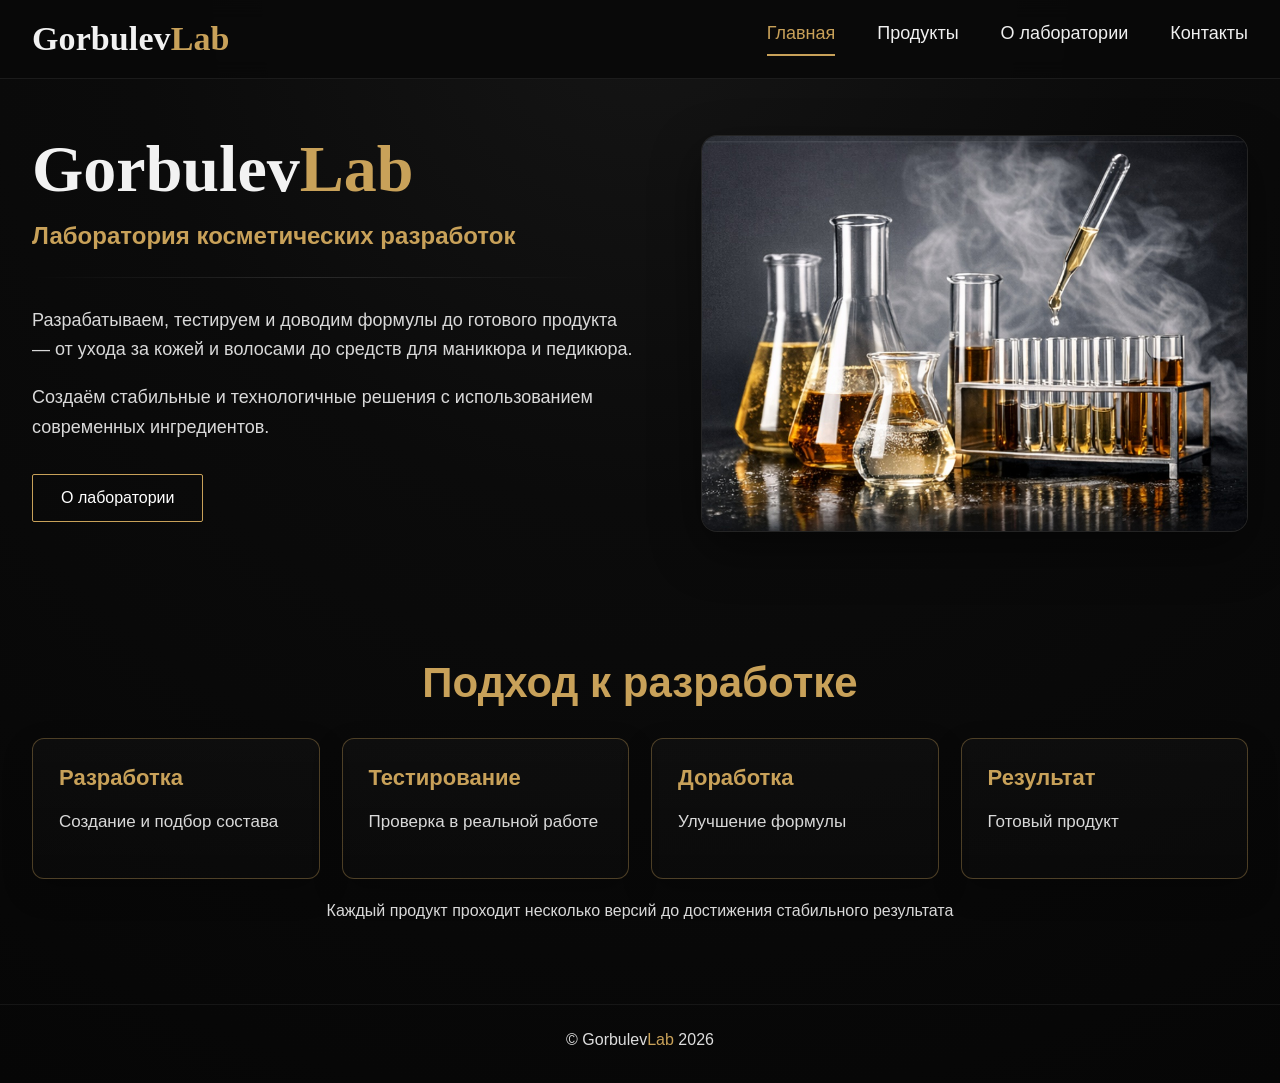
<file: index.html>
<!doctype html><html lang="ru"><head><meta charset="utf-8"><meta name="viewport" content="width=device-width, initial-scale=1"><title>Gorbulev Lab — лаборатория косметических разработок</title><link rel="stylesheet" href="style.css"></head><body>
<header class="site-header"><div class="container header-row"><a class="brand" href="index.html"><span>Gorbulev</span><span class="gold">Lab</span></a><nav class="nav"><a class="active" href="index.html">Главная</a><a href="products.html">Продукты</a><a href="about.html">О лаборатории</a><a href="contacts.html">Контакты</a></nav></div></header>
<main>
<section class="hero"><div class="container hero-grid"><div><h1 class="hero-brand"><span>Gorbulev</span><span class="gold">Lab</span></h1><p class="kicker">Лаборатория косметических разработок</p><div class="hline" style="max-width:560px;margin:0 0 28px 0"></div><p class="lead">Разрабатываем, тестируем и доводим формулы до готового продукта — от ухода за кожей и волосами до средств для маникюра и педикюра.</p><p class="lead">Создаём стабильные и технологичные решения с использованием современных ингредиентов.</p><a class="button" href="about.html">О лаборатории</a></div><div class="hero-image"><img src="assets/home-hero.jpg" alt="Лабораторная композиция с колбами и золотой жидкостью"></div></div></section>
<section><div class="container"><h2 class="section-title">Подход к разработке</h2><div class="cards4"><div class="card"><h4>Разработка</h4><p>Создание и подбор состава</p></div><div class="card"><h4>Тестирование</h4><p>Проверка в реальной работе</p></div><div class="card"><h4>Доработка</h4><p>Улучшение формулы</p></div><div class="card"><h4>Результат</h4><p>Готовый продукт</p></div></div><p class="note">Каждый продукт проходит несколько версий до достижения стабильного результата</p></div></section>
</main><footer class="footer">© <span>Gorbulev</span><span class="gold">Lab</span> 2026</footer></body></html>
</file>
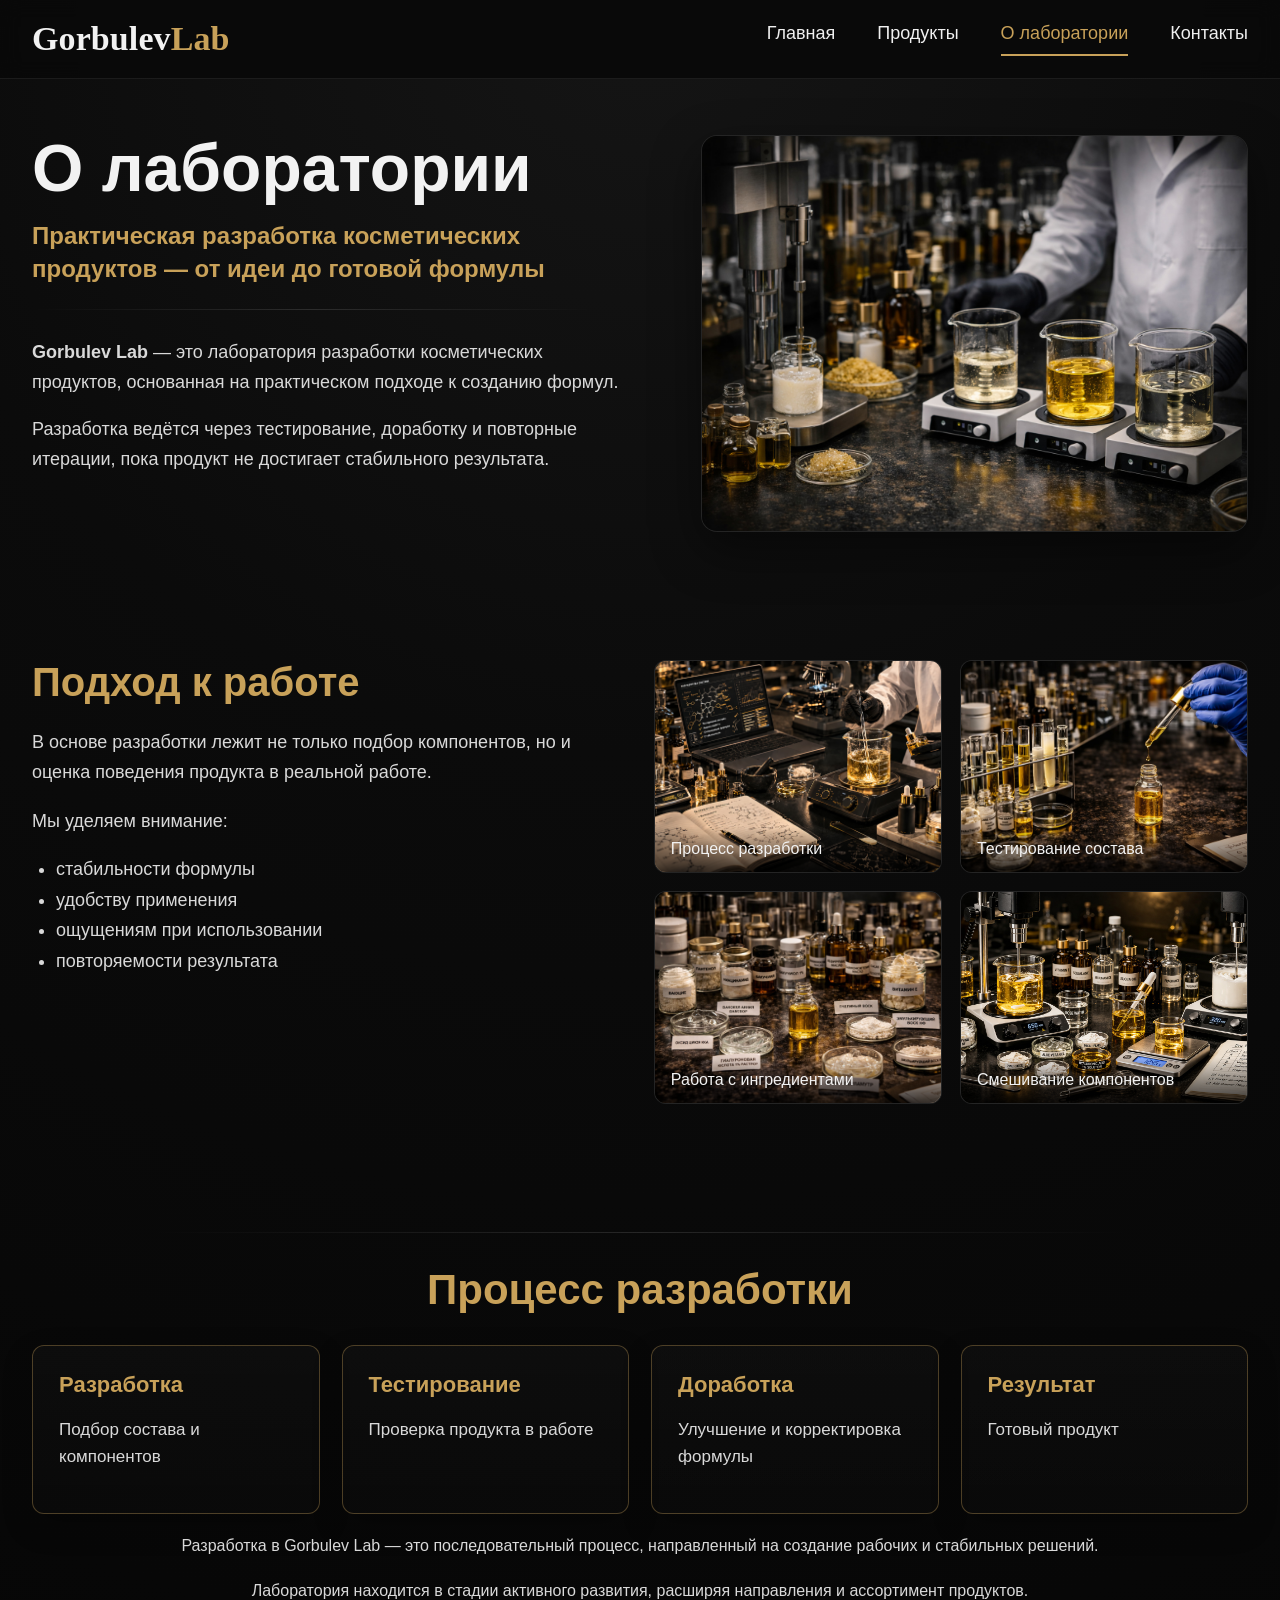
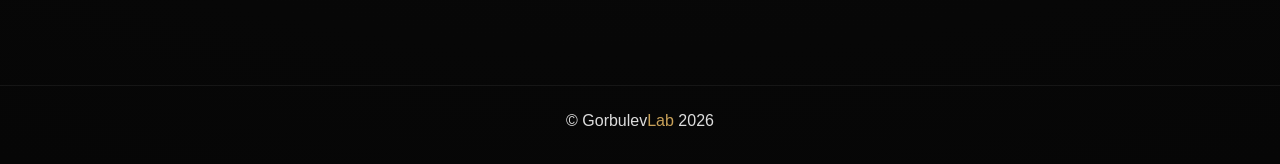
<file: about.html>
<!doctype html><html lang="ru"><head><meta charset="utf-8"><meta name="viewport" content="width=device-width, initial-scale=1"><title>О лаборатории — Gorbulev Lab</title><link rel="stylesheet" href="style.css"></head><body>
<header class="site-header"><div class="container header-row"><a class="brand" href="index.html"><span>Gorbulev</span><span class="gold">Lab</span></a><nav class="nav"><a href="index.html">Главная</a><a href="products.html">Продукты</a><a class="active" href="about.html">О лаборатории</a><a href="contacts.html">Контакты</a></nav></div></header>
<main>
<section class="hero"><div class="container hero-grid"><div><h1 class="page-title">О лаборатории</h1><p class="kicker">Практическая разработка косметических продуктов — от идеи до готовой формулы</p><div class="hline" style="max-width:560px;margin:0 0 28px 0"></div><p class="lead"><strong>Gorbulev Lab</strong> — это лаборатория разработки косметических продуктов, основанная на практическом подходе к созданию формул.</p><p class="lead">Разработка ведётся через тестирование, доработку и повторные итерации, пока продукт не достигает стабильного результата.</p></div><div class="hero-image"><img src="assets/about-hero.jpg" alt="Процесс лабораторной разработки"></div></div></section>
<section><div class="container split-grid"><div class="copy"><h2>Подход к работе</h2><p>В основе разработки лежит не только подбор компонентов, но и оценка поведения продукта в реальной работе.</p><p>Мы уделяем внимание:</p><ul><li>стабильности формулы</li><li>удобству применения</li><li>ощущениям при использовании</li><li>повторяемости результата</li></ul></div><div class="gallery"><div class="gallery-item"><img src="assets/about-1.jpg" alt="Процесс разработки"><span>Процесс разработки</span></div><div class="gallery-item"><img src="assets/about-2.jpg" alt="Тестирование состава"><span>Тестирование состава</span></div><div class="gallery-item"><img src="assets/about-3.jpg" alt="Работа с ингредиентами"><span>Работа с ингредиентами</span></div><div class="gallery-item"><img src="assets/about-4.jpg" alt="Смешивание компонентов"><span>Смешивание компонентов</span></div></div></div></section>
<section><div class="container"><div class="hline"></div><h2 class="section-title">Процесс разработки</h2><div class="cards4"><div class="card"><h4>Разработка</h4><p>Подбор состава и компонентов</p></div><div class="card"><h4>Тестирование</h4><p>Проверка продукта в работе</p></div><div class="card"><h4>Доработка</h4><p>Улучшение и корректировка формулы</p></div><div class="card"><h4>Результат</h4><p>Готовый продукт</p></div></div><p class="note">Разработка в Gorbulev Lab — это последовательный процесс, направленный на создание рабочих и стабильных решений.</p><p class="note">Лаборатория находится в стадии активного развития, расширяя направления и ассортимент продуктов.</p></div></section>
</main><footer class="footer">© <span>Gorbulev</span><span class="gold">Lab</span> 2026</footer></body></html>
</file>
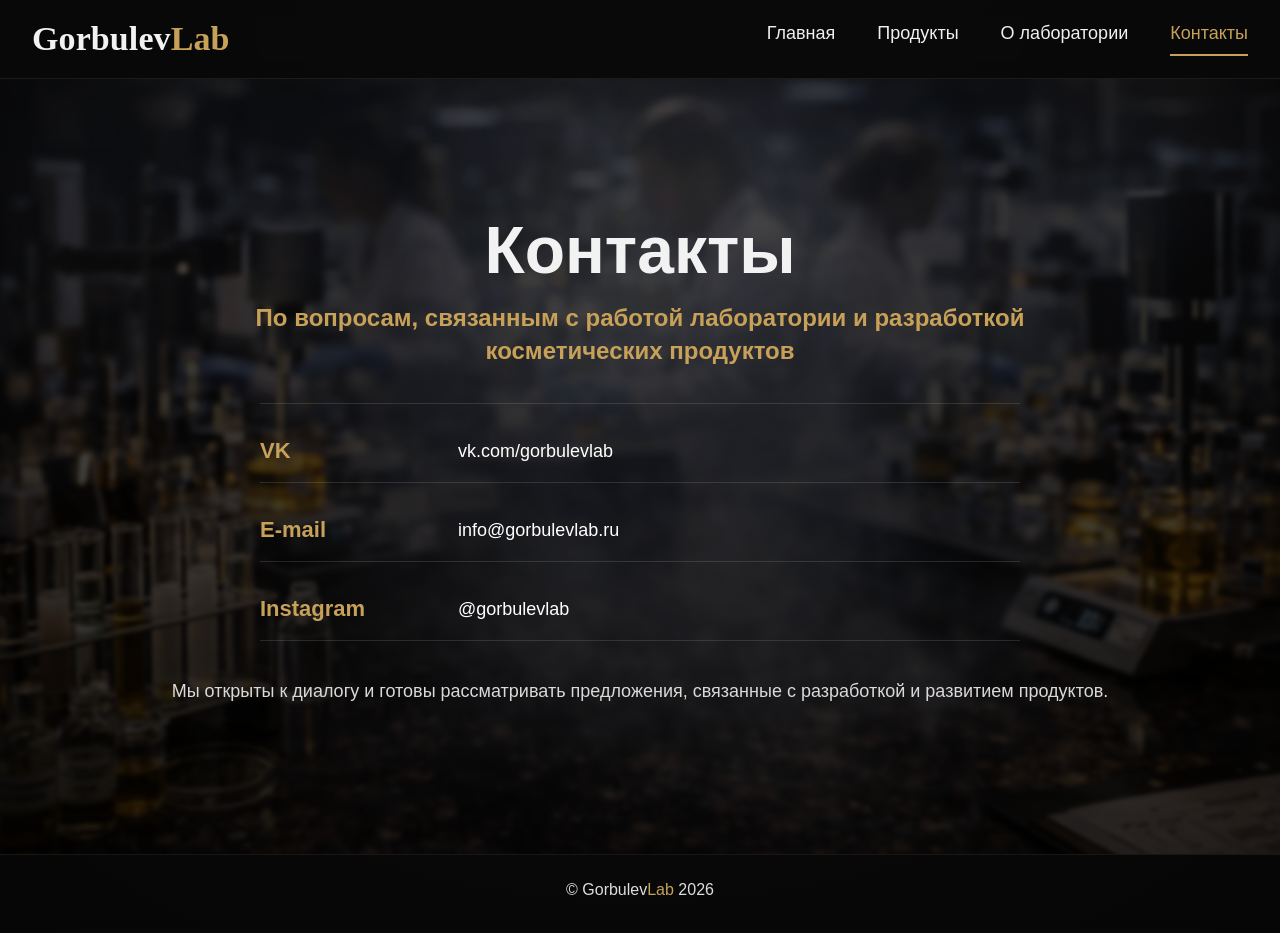
<file: contacts.html>
<!doctype html><html lang="ru"><head><meta charset="utf-8"><meta name="viewport" content="width=device-width, initial-scale=1"><title>Контакты — Gorbulev Lab</title><link rel="stylesheet" href="style.css"></head><body>
<header class="site-header"><div class="container header-row"><a class="brand" href="index.html"><span>Gorbulev</span><span class="gold">Lab</span></a><nav class="nav"><a href="index.html">Главная</a><a href="products.html">Продукты</a><a href="about.html">О лаборатории</a><a class="active" href="contacts.html">Контакты</a></nav></div></header>
<main><section class="contacts-hero"><div class="container"><h1 class="page-title" style="text-align:center">Контакты</h1><p class="kicker" style="text-align:center;max-width:780px;margin:0 auto 28px">По вопросам, связанным с работой лаборатории и разработкой косметических продуктов</p><div class="contact-list"><dl class="contact-row"><dt>VK</dt><dd><a href="https://vk.com/gorbulevlab">vk.com/gorbulevlab</a></dd></dl><dl class="contact-row"><dt>E-mail</dt><dd><a href="mailto:info@gorbulevlab.ru">info@gorbulevlab.ru</a></dd></dl><dl class="contact-row"><dt>Instagram</dt><dd>@gorbulevlab</dd></dl></div><p class="center-copy" style="margin-top:40px;font-size:18px;color:var(--muted)">Мы открыты к диалогу и готовы рассматривать предложения, связанные с разработкой и развитием продуктов.</p></div></section></main>
<footer class="footer">© <span>Gorbulev</span><span class="gold">Lab</span> 2026</footer></body></html>
</file>
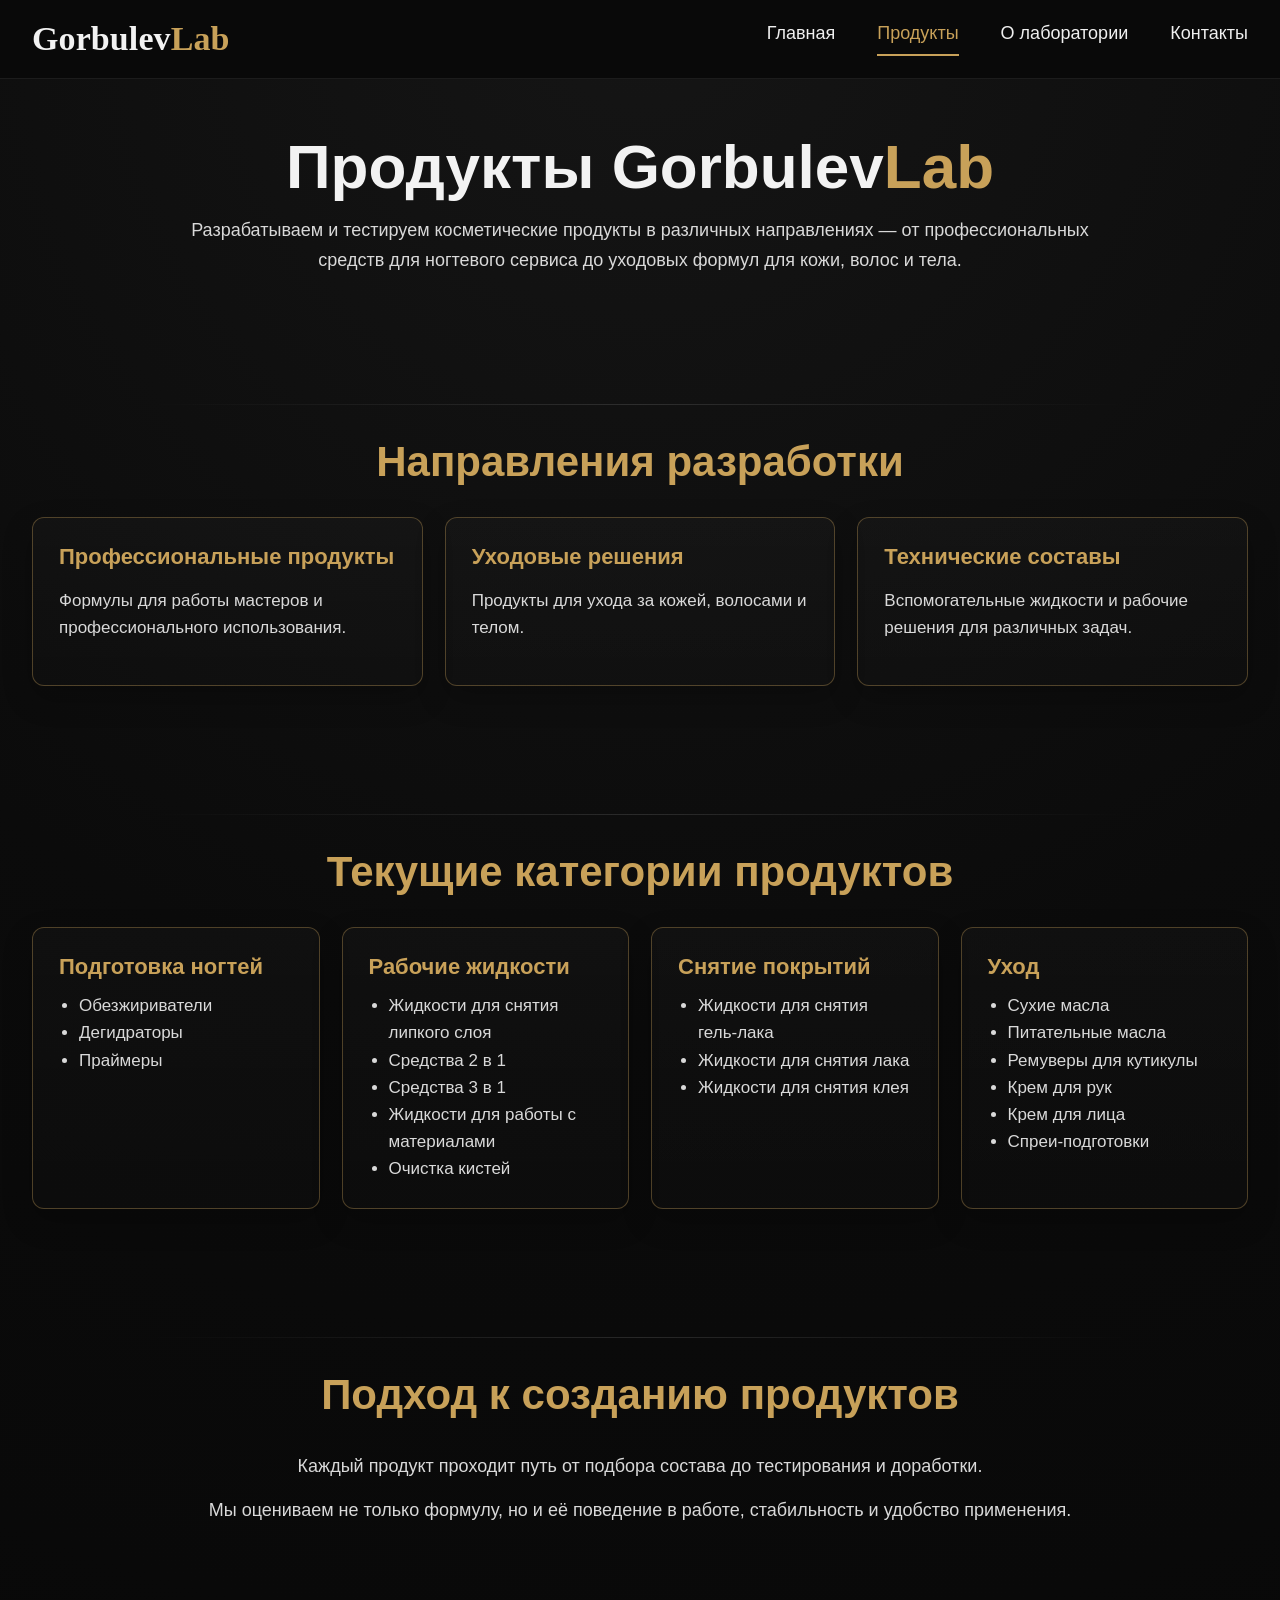
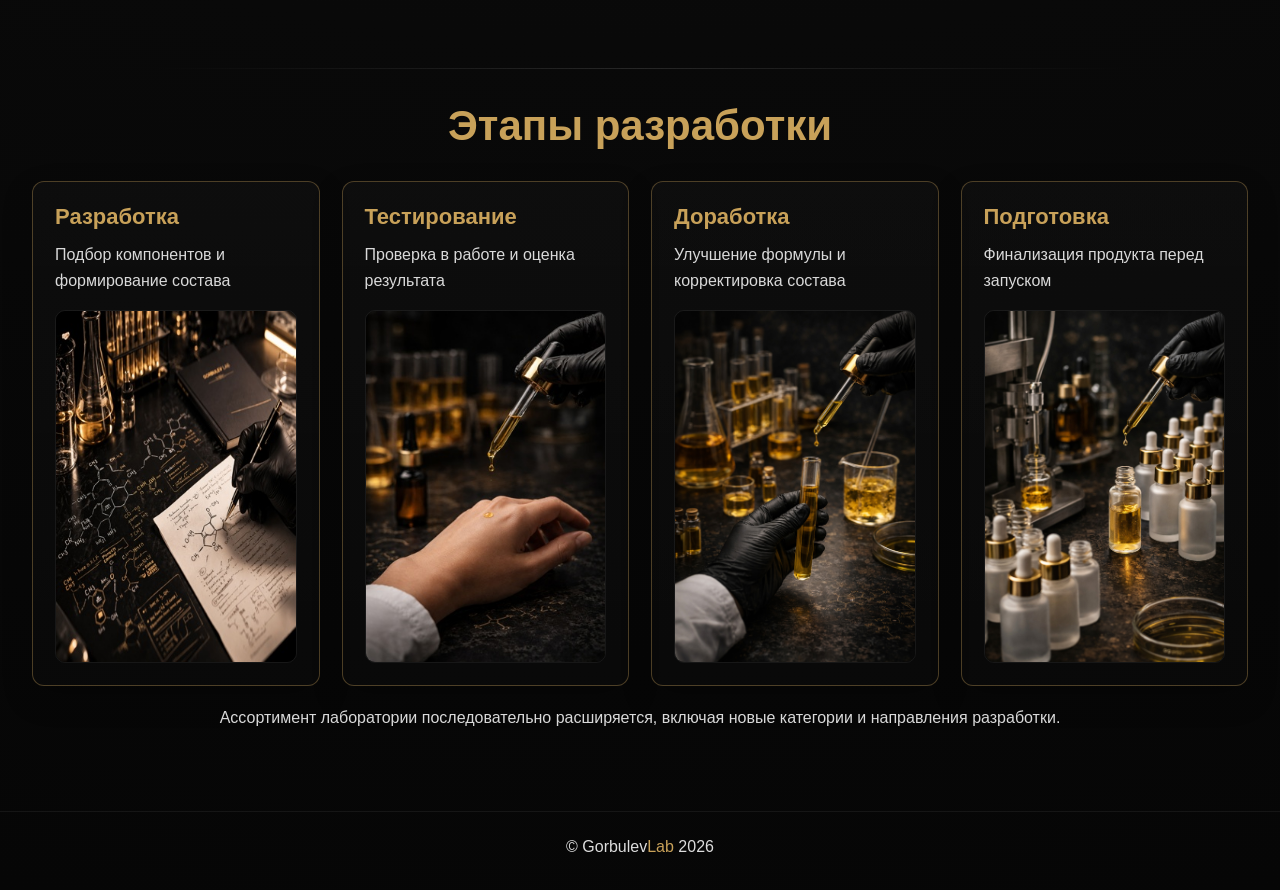
<file: products.html>
<!doctype html><html lang="ru"><head><meta charset="utf-8"><meta name="viewport" content="width=device-width, initial-scale=1"><title>Продукты — Gorbulev Lab</title><link rel="stylesheet" href="style.css"></head><body>
<header class="site-header"><div class="container header-row"><a class="brand" href="index.html"><span>Gorbulev</span><span class="gold">Lab</span></a><nav class="nav"><a href="index.html">Главная</a><a class="active" href="products.html">Продукты</a><a href="about.html">О лаборатории</a><a href="contacts.html">Контакты</a></nav></div></header>
<main>
<section class="hero"><div class="container products-top"><h1 class="page-title">Продукты <span>Gorbulev</span><span class="gold">Lab</span></h1><p class="lead" style="max-width:980px;margin:0 auto 0">Разрабатываем и тестируем косметические продукты в различных направлениях — от профессиональных средств для ногтевого сервиса до уходовых формул для кожи, волос и тела.</p></div></section>
<section><div class="container"><div class="hline"></div><h2 class="section-title">Направления разработки</h2><div class="cards3"><div class="card"><h3>Профессиональные продукты</h3><p>Формулы для работы мастеров и профессионального использования.</p></div><div class="card"><h3>Уходовые решения</h3><p>Продукты для ухода за кожей, волосами и телом.</p></div><div class="card"><h3>Технические составы</h3><p>Вспомогательные жидкости и рабочие решения для различных задач.</p></div></div></div></section>
<section><div class="container"><div class="hline"></div><h2 class="section-title">Текущие категории продуктов</h2><div class="cats4"><div class="card"><h4>Подготовка ногтей</h4><ul><li>Обезжириватели</li><li>Дегидраторы</li><li>Праймеры</li></ul></div><div class="card"><h4>Рабочие жидкости</h4><ul><li>Жидкости для снятия липкого слоя</li><li>Средства 2 в 1</li><li>Средства 3 в 1</li><li>Жидкости для работы с материалами</li><li>Очистка кистей</li></ul></div><div class="card"><h4>Снятие покрытий</h4><ul><li>Жидкости для снятия гель-лака</li><li>Жидкости для снятия лака</li><li>Жидкости для снятия клея</li></ul></div><div class="card"><h4>Уход</h4><ul><li>Сухие масла</li><li>Питательные масла</li><li>Ремуверы для кутикулы</li><li>Крем для рук</li><li>Крем для лица</li><li>Спреи-подготовки</li></ul></div></div></div></section>
<section><div class="container center-copy"><div class="hline"></div><h2 class="section-title">Подход к созданию продуктов</h2><p>Каждый продукт проходит путь от подбора состава до тестирования и доработки.</p><p>Мы оцениваем не только формулу, но и её поведение в работе, стабильность и удобство применения.</p></div></section>
<section><div class="container"><div class="hline"></div><h2 class="section-title">Этапы разработки</h2><div class="steps4"><div class="step-card"><h4>Разработка</h4><p>Подбор компонентов и формирование состава</p><img src="assets/step-1.jpg" alt="Этап разработки"></div><div class="step-card"><h4>Тестирование</h4><p>Проверка в работе и оценка результата</p><img src="assets/step-2.jpg" alt="Этап тестирования"></div><div class="step-card"><h4>Доработка</h4><p>Улучшение формулы и корректировка состава</p><img src="assets/step-3.jpg" alt="Этап доработки"></div><div class="step-card"><h4>Подготовка</h4><p>Финализация продукта перед запуском</p><img src="assets/step-4.jpg" alt="Этап подготовки"></div></div><p class="note">Ассортимент лаборатории последовательно расширяется, включая новые категории и направления разработки.</p></div></section>
</main><footer class="footer">© <span>Gorbulev</span><span class="gold">Lab</span> 2026</footer></body></html>
</file>
<file: style.css>
:root{
  --bg:#090909;--bg2:#0e0e0e;--panel:#111;--text:#f2f2f2;--muted:#d9d9d9;--gold:#c8a159;--line:rgba(200,161,89,.35);
}
*{box-sizing:border-box}
html,body{margin:0;padding:0;background:radial-gradient(circle at 50% 0%, #151515 0%, #0b0b0b 40%, #060606 100%);color:var(--text);font-family:Arial,Helvetica,sans-serif;overflow-x:hidden}
a{text-decoration:none;color:inherit}
img{display:block;max-width:100%;height:auto}
.container{width:min(1240px,calc(100% - 64px));margin:0 auto}
.site-header{position:sticky;top:0;z-index:50;background:rgba(9,9,9,.92);backdrop-filter:blur(10px);border-bottom:1px solid rgba(255,255,255,.08)}
.header-row{display:flex;justify-content:space-between;align-items:center;padding:20px 0}
.brand{font-size:34px;font-weight:700;font-family:Georgia, 'Times New Roman', serif;letter-spacing:.1px}
.gold{color:var(--gold)}
.nav{display:flex;gap:42px;flex-wrap:wrap}
.nav a{font-size:18px;padding-bottom:10px;border-bottom:2px solid transparent;color:#f0f0f0}
.nav a.active,.nav a:hover{color:var(--gold);border-color:var(--gold)}
main section{padding:64px 0}
.hero{padding-top:56px}
.hero-grid{display:grid;grid-template-columns:1.05fr .95fr;gap:64px;align-items:start}
.hero h1,.page-title{font-size:66px;line-height:1.02;margin:0 0 18px;font-weight:700}
.hero-brand{font-family:Georgia,'Times New Roman',serif;font-size:74px;font-weight:700;line-height:1.02;margin:0 0 22px}
.kicker{font-size:24px;line-height:1.35;color:var(--gold);margin:0 0 24px;font-weight:600}
.lead{font-size:18px;line-height:1.65;color:var(--muted);margin:0 0 18px;max-width:660px}
.button{display:inline-block;padding:14px 28px;border:1px solid var(--gold);color:#fff;border-radius:2px;margin-top:14px;font-size:16px}
.button:hover{background:var(--gold);color:#090909}
.hero-image,.panel-image{border-radius:16px;overflow:hidden;border:1px solid rgba(255,255,255,.08);box-shadow:0 18px 50px rgba(0,0,0,.45);background:#111}
.hero-image img,.gallery-item img{width:100%;height:100%;object-fit:cover}
.hero-image{aspect-ratio: 1.38 / 1}
.section-title{font-size:42px;line-height:1.1;text-align:center;color:var(--gold);margin:0 0 32px;font-weight:700}
.block-title{font-size:40px;line-height:1.15;color:var(--gold);margin:0 0 24px;font-weight:700}
.cards4,.cards3,.cats4,.steps4{display:grid;gap:22px}
.cards4,.cats4,.steps4{grid-template-columns:repeat(4,1fr)}
.cards3{grid-template-columns:repeat(3,1fr)}
.card{background:linear-gradient(180deg,rgba(255,255,255,.025),rgba(255,255,255,.01));border:1px solid var(--line);border-radius:12px;padding:26px;box-shadow:0 12px 30px rgba(0,0,0,.24)}
.card h3,.card h4{margin:0 0 12px;color:var(--gold);font-size:22px;line-height:1.2}
.card p,.card li{font-size:17px;line-height:1.6;color:var(--muted)}
.card ul{margin:0;padding-left:20px}
.center-copy{max-width:980px;margin:0 auto;text-align:center}
.center-copy p{font-size:18px;line-height:1.7;color:var(--muted);margin:0 0 14px}
.note{font-size:16px;line-height:1.7;color:var(--muted);text-align:center;margin-top:18px}
.split-grid{display:grid;grid-template-columns:1fr 1.05fr;gap:56px;align-items:start}
.copy h2{font-size:40px;color:var(--gold);margin:0 0 22px}
.copy p,.copy li{font-size:18px;line-height:1.7;color:var(--muted)}
.copy ul{padding-left:24px;margin:18px 0 0}
.gallery{display:grid;grid-template-columns:repeat(2,1fr);gap:18px}
.gallery-item{position:relative;border-radius:12px;overflow:hidden;border:1px solid rgba(255,255,255,.08);background:#111;aspect-ratio:1.35/1}
.gallery-item span{position:absolute;left:0;right:0;bottom:0;padding:14px 16px;background:linear-gradient(180deg,transparent,rgba(0,0,0,.78));font-size:16px}
.products-top{max-width:940px;margin:0 auto;text-align:center}
.products-top .page-title{font-size:62px}
.step-card{background:linear-gradient(180deg,rgba(255,255,255,.025),rgba(255,255,255,.01));border:1px solid var(--line);border-radius:12px;padding:22px;box-shadow:0 12px 30px rgba(0,0,0,.24);overflow:hidden}
.step-card h4{margin:0 0 12px;color:var(--gold);font-size:22px}
.step-card p{margin:0 0 16px;color:var(--muted);font-size:16px;line-height:1.6;min-height:52px}
.step-card img{width:100%;height:auto;display:block;border-radius:10px;border:1px solid rgba(255,255,255,.06);aspect-ratio:315/460;object-fit:cover;max-height:460px}
.contacts-hero{position:relative;overflow:hidden}
.contacts-hero::before{content:"";position:absolute;inset:0;background:url('assets/contacts-bg.jpg') center/cover no-repeat;filter:blur(2px) brightness(.45);transform:scale(1.03);opacity:.9}
.contacts-hero::after{content:"";position:absolute;inset:0;background:radial-gradient(circle at 50% 20%, rgba(255,255,255,.10), transparent 28%), linear-gradient(180deg, rgba(0,0,0,.15), rgba(0,0,0,.55));}
.contacts-hero .container{position:relative;z-index:1;padding:74px 0 88px}
.contact-list{max-width:760px;margin:36px auto 0;border-top:1px solid rgba(255,255,255,.12)}
.contact-row{display:grid;grid-template-columns:180px 1fr;gap:18px;align-items:center;padding:18px 0;border-bottom:1px solid rgba(255,255,255,.12)}
.contact-row dt{font-size:22px;color:var(--gold);font-weight:700}.contact-row dd{margin:0;font-size:18px;color:#fff}
.footer{border-top:1px solid rgba(255,255,255,.06);padding:26px 0 34px;text-align:center;color:#ddd;font-size:16px}
.hline{height:1px;background:linear-gradient(90deg,transparent,rgba(255,255,255,.12),transparent);margin:0 auto 34px;max-width:980px}
@media (max-width: 980px){
  .container{width:min(100% - 32px,1240px)}
  .hero-grid,.split-grid,.cards3,.cards4,.cats4,.steps4,.gallery{grid-template-columns:1fr}
  .hero h1,.page-title,.hero-brand,.products-top .page-title{font-size:48px}
  .section-title,.block-title,.copy h2{font-size:34px}
}
@media (max-width: 640px){
  .container{width:min(100% - 24px,1240px)}
  .header-row{flex-direction:column;align-items:flex-start;gap:12px}.nav{gap:18px}
  .brand{font-size:30px}.nav a{font-size:17px}.hero h1,.page-title,.hero-brand,.products-top .page-title{font-size:40px}.kicker{font-size:22px}
  .contact-row{grid-template-columns:1fr;gap:6px}
}
</file>
